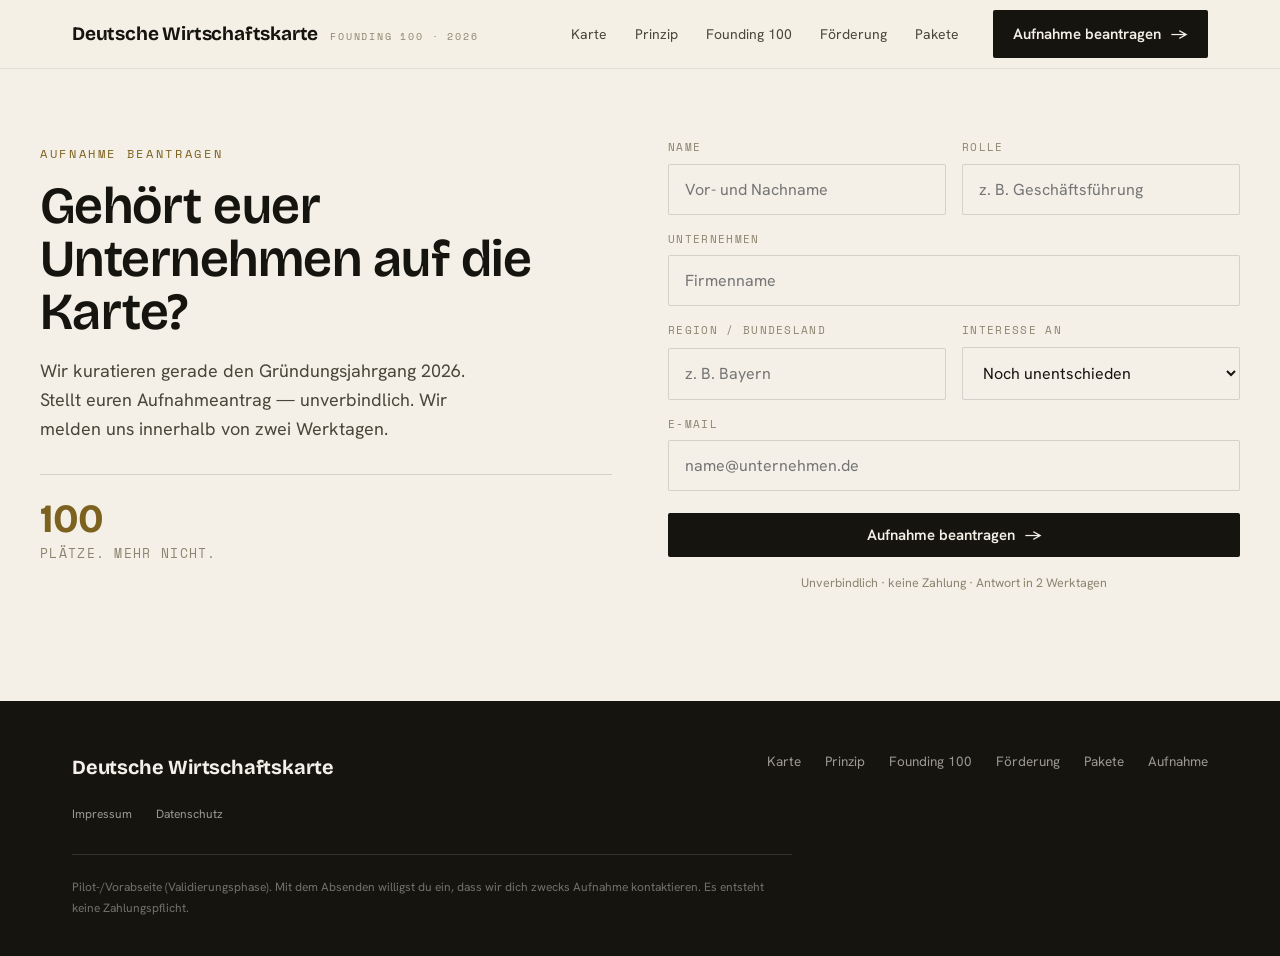
<file: aufnahme.html>
<!DOCTYPE html>
<html lang="de">
<head>
<meta charset="UTF-8">
<meta name="viewport" content="width=device-width, initial-scale=1.0">
<title>Aufnahme beantragen — Deutsche Wirtschaftskarte</title>
<link rel="preconnect" href="https://fonts.googleapis.com">
<link rel="preconnect" href="https://fonts.gstatic.com" crossorigin>
<link rel="stylesheet" href="https://fonts.googleapis.com/css2?family=Bricolage+Grotesque:opsz,wght@12..96,500;12..96,600;12..96,700&family=Hanken+Grotesk:wght@400;500;600;700&family=Space+Mono:wght@400;700&display=swap" media="print" onload="this.media='all'">
<noscript><link rel="stylesheet" href="https://fonts.googleapis.com/css2?family=Bricolage+Grotesque:opsz,wght@12..96,500;12..96,600;12..96,700&family=Hanken+Grotesk:wght@400;500;600;700&family=Space+Mono:wght@400;700&display=swap"></noscript>
<link rel="stylesheet" href="styles.css">
</head>
<body>
<header>
  <div class="wrap nav">
    <a class="brand" href="index.html">Deutsche&nbsp;Wirtschaftskarte <span class="tag">Founding&nbsp;100 · 2026</span></a>
    <nav class="nav-cta">
      <div class="tabs">
        <a href="index.html">Karte</a>
        <a href="prinzip.html">Prinzip</a>
        <a href="founding.html">Founding 100</a>
        <a href="foerderung.html">Förderung</a>
        <a href="pakete.html">Pakete</a>
      </div>
      <a href="aufnahme.html" class="btn btn-primary active">Aufnahme beantragen <span class="arrow">→</span></a>
    </nav>
  </div>
</header>

<main>
  <div class="wrap page">
    <div class="apply-grid">
      <div>
        <span class="eyebrow">Aufnahme beantragen</span>
        <h1 style="font-size:clamp(32px,4.5vw,52px);line-height:1.02;margin:14px 0 18px">Gehört euer Unternehmen auf die Karte?</h1>
        <p style="color:var(--ink-soft);font-size:18px;max-width:26em">Wir kuratieren gerade den Gründungsjahrgang 2026. Stellt euren Aufnahmeantrag — unverbindlich. Wir melden uns innerhalb von zwei Werktagen.</p>
        <div style="margin-top:30px;border-top:1px solid var(--line);padding-top:24px">
          <div class="serif" style="font-size:40px;font-weight:700;color:var(--gold-deep);line-height:1">100</div>
          <div class="mono" style="font-size:13px;color:var(--ink-faint);margin-top:4px;text-transform:uppercase;letter-spacing:.1em">Plätze. Mehr nicht.</div>
        </div>
      </div>

      <div>
        <form id="applyForm" novalidate>
          <div class="row2">
            <div class="field"><label for="f-name">Name</label><input id="f-name" name="name" type="text" required placeholder="Vor- und Nachname"></div>
            <div class="field"><label for="f-role">Rolle</label><input id="f-role" name="role" type="text" placeholder="z. B. Geschäftsführung"></div>
          </div>
          <div class="field"><label for="f-company">Unternehmen</label><input id="f-company" name="company" type="text" required placeholder="Firmenname"></div>
          <div class="row2">
            <div class="field"><label for="f-region">Region / Bundesland</label><input id="f-region" name="region" type="text" placeholder="z. B. Bayern"></div>
            <div class="field"><label for="f-pkg">Interesse an</label>
              <select id="f-pkg" name="package"><option>Noch unentschieden</option><option>Starter</option><option>Business</option><option>Premium</option><option>Partner / Regionaledition</option></select>
            </div>
          </div>
          <div class="field"><label for="f-email">E-Mail</label><input id="f-email" name="email" type="email" required placeholder="name@unternehmen.de"></div>
          <button type="submit" class="btn btn-primary">Aufnahme beantragen <span class="arrow">→</span></button>
          <p class="form-note">Unverbindlich · keine Zahlung · Antwort in 2 Werktagen</p>
        </form>
        <div class="success" id="success">
          <h3>Antrag eingegangen.</h3>
          <p>Danke — wir prüfen die Passung und melden uns innerhalb von zwei Werktagen bei euch.</p>
        </div>
      </div>
    </div>
  </div>
</main>

<footer>
  <div class="wrap">
    <div class="ft">
      <div class="brand serif" style="font-size:20px;font-weight:700">Deutsche Wirtschaftskarte</div>
      <div class="links">
        <a href="index.html">Karte</a><a href="prinzip.html">Prinzip</a><a href="founding.html">Founding 100</a><a href="foerderung.html">Förderung</a><a href="pakete.html">Pakete</a><a href="aufnahme.html">Aufnahme</a>
      </div>
    </div>
    <div class="links" style="margin-top:22px;font-size:12px"><a href="impressum.html">Impressum</a><a href="datenschutz.html">Datenschutz</a></div>
    <p class="disclaimer">Pilot-/Vorabseite (Validierungsphase). Mit dem Absenden willigst du ein, dass wir dich zwecks Aufnahme kontaktieren. Es entsteht keine Zahlungspflicht.</p>
  </div>
</footer>

<script>
/* Formspree-Anbindung: formspree.io → kostenloses Konto → New Form → ID hier eintragen.
   Solange "DEINE_FORM_ID" steht, läuft nur die Demo-Erfolgsmeldung. */
const FORM_ID = "DEINE_FORM_ID";
const FORM_ENDPOINT = "https://formspree.io/f/" + FORM_ID;
const form = document.getElementById('applyForm');
const submitBtn = form.querySelector('button[type="submit"]');
form.addEventListener('submit', async (e)=>{
  e.preventDefault();
  const name=form.name.value.trim(), company=form.company.value.trim(), email=form.email.value.trim();
  if(!name||!company||!/.+@.+\..+/.test(email)){ alert('Bitte Name, Unternehmen und eine gültige E-Mail angeben.'); return; }
  const data=Object.fromEntries(new FormData(form)); data._subject="Aufnahme-Antrag: "+company;
  const ok=()=>{ form.style.display='none'; document.getElementById('success').classList.add('show'); };
  if(FORM_ID==="DEINE_FORM_ID"){ console.log('LEAD (Demo):',data); ok(); return; }
  submitBtn.disabled=true; const orig=submitBtn.innerHTML; submitBtn.innerHTML='Wird gesendet …';
  try{
    const res=await fetch(FORM_ENDPOINT,{method:'POST',headers:{'Accept':'application/json','Content-Type':'application/json'},body:JSON.stringify(data)});
    if(res.ok) ok(); else throw new Error('HTTP '+res.status);
  }catch(err){ console.error(err); submitBtn.disabled=false; submitBtn.innerHTML=orig; alert('Senden hat nicht geklappt. Bitte später erneut versuchen oder direkt per E-Mail melden.'); }
});
</script>
</body>
</html>
</file>
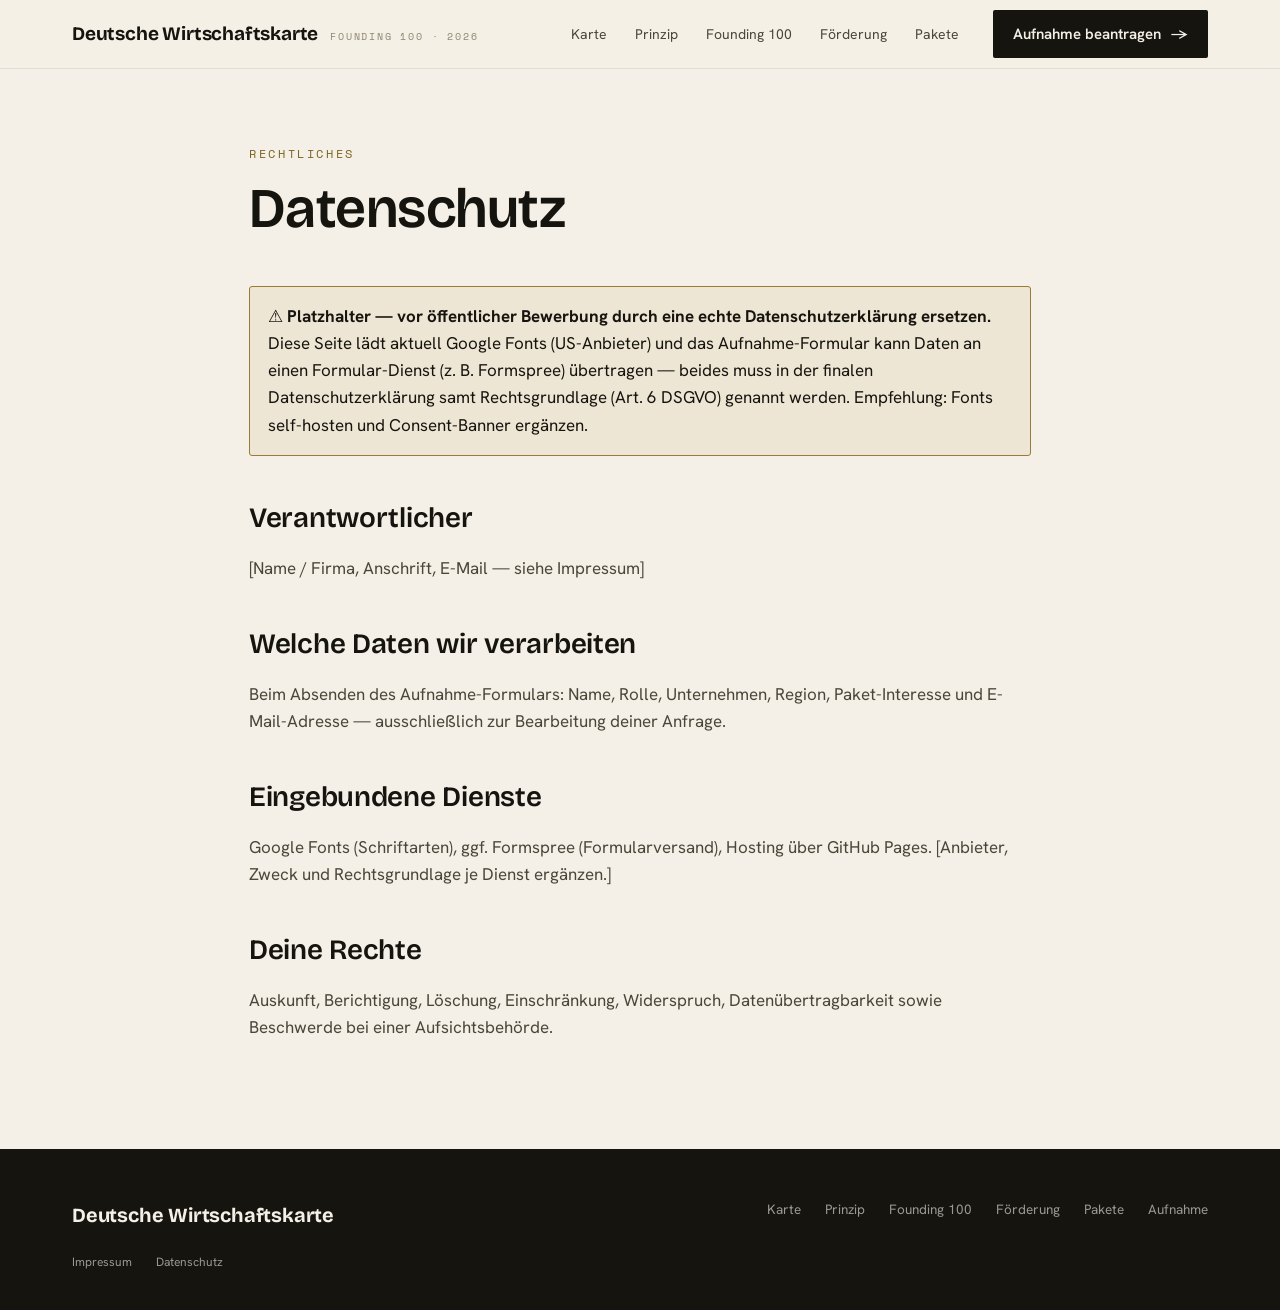
<file: datenschutz.html>
<!DOCTYPE html>
<html lang="de">
<head>
<meta charset="UTF-8">
<meta name="viewport" content="width=device-width, initial-scale=1.0">
<title>Datenschutz — Deutsche Wirtschaftskarte</title>
<link rel="stylesheet" href="https://fonts.googleapis.com/css2?family=Bricolage+Grotesque:opsz,wght@12..96,400;12..96,600;12..96,700&family=Hanken+Grotesk:wght@400;500;600&family=Space+Mono:wght@400;700&display=swap" media="print" onload="this.media='all'">
<noscript><link rel="stylesheet" href="https://fonts.googleapis.com/css2?family=Bricolage+Grotesque:opsz,wght@12..96,400;12..96,600;12..96,700&family=Hanken+Grotesk:wght@400;500;600&family=Space+Mono:wght@400;700&display=swap"></noscript>
<link rel="stylesheet" href="styles.css">
</head>
<body>
<header>
  <div class="wrap nav">
    <a class="brand" href="index.html">Deutsche&nbsp;Wirtschaftskarte <span class="tag">Founding&nbsp;100 · 2026</span></a>
    <nav class="nav-cta"><div class="tabs"><a href="index.html">Karte</a><a href="prinzip.html">Prinzip</a><a href="founding.html">Founding 100</a><a href="foerderung.html">Förderung</a><a href="pakete.html">Pakete</a></div><a href="aufnahme.html" class="btn btn-primary">Aufnahme beantragen <span class="arrow">→</span></a></nav>
  </div>
</header>
<main>
  <div class="wrap page prose">
    <div class="page-head"><span class="eyebrow">Rechtliches</span><h1>Datenschutz</h1></div>
    <p style="background:rgba(199,168,91,0.14);border:1px solid var(--gold);padding:16px 18px;border-radius:3px;color:var(--ink)"><b>⚠ Platzhalter — vor öffentlicher Bewerbung durch eine echte Datenschutzerklärung ersetzen.</b> Diese Seite lädt aktuell Google Fonts (US-Anbieter) und das Aufnahme-Formular kann Daten an einen Formular-Dienst (z. B. Formspree) übertragen — beides muss in der finalen Datenschutzerklärung samt Rechtsgrundlage (Art. 6 DSGVO) genannt werden. Empfehlung: Fonts self-hosten und Consent-Banner ergänzen.</p>
    <h2>Verantwortlicher</h2>
    <p>[Name / Firma, Anschrift, E-Mail — siehe Impressum]</p>
    <h2>Welche Daten wir verarbeiten</h2>
    <p>Beim Absenden des Aufnahme-Formulars: Name, Rolle, Unternehmen, Region, Paket-Interesse und E-Mail-Adresse — ausschließlich zur Bearbeitung deiner Anfrage.</p>
    <h2>Eingebundene Dienste</h2>
    <p>Google Fonts (Schriftarten), ggf. Formspree (Formularversand), Hosting über GitHub Pages. [Anbieter, Zweck und Rechtsgrundlage je Dienst ergänzen.]</p>
    <h2>Deine Rechte</h2>
    <p>Auskunft, Berichtigung, Löschung, Einschränkung, Widerspruch, Datenübertragbarkeit sowie Beschwerde bei einer Aufsichtsbehörde.</p>
  </div>
</main>
<footer><div class="wrap">
  <div class="ft"><div class="brand serif" style="font-size:20px;font-weight:700">Deutsche Wirtschaftskarte</div>
  <div class="links"><a href="index.html">Karte</a><a href="prinzip.html">Prinzip</a><a href="founding.html">Founding 100</a><a href="foerderung.html">Förderung</a><a href="pakete.html">Pakete</a><a href="aufnahme.html">Aufnahme</a></div></div>
  <div class="links" style="margin-top:22px;font-size:12px"><a href="impressum.html">Impressum</a><a href="datenschutz.html">Datenschutz</a></div>
</div></footer>
</body>
</html>
</file>
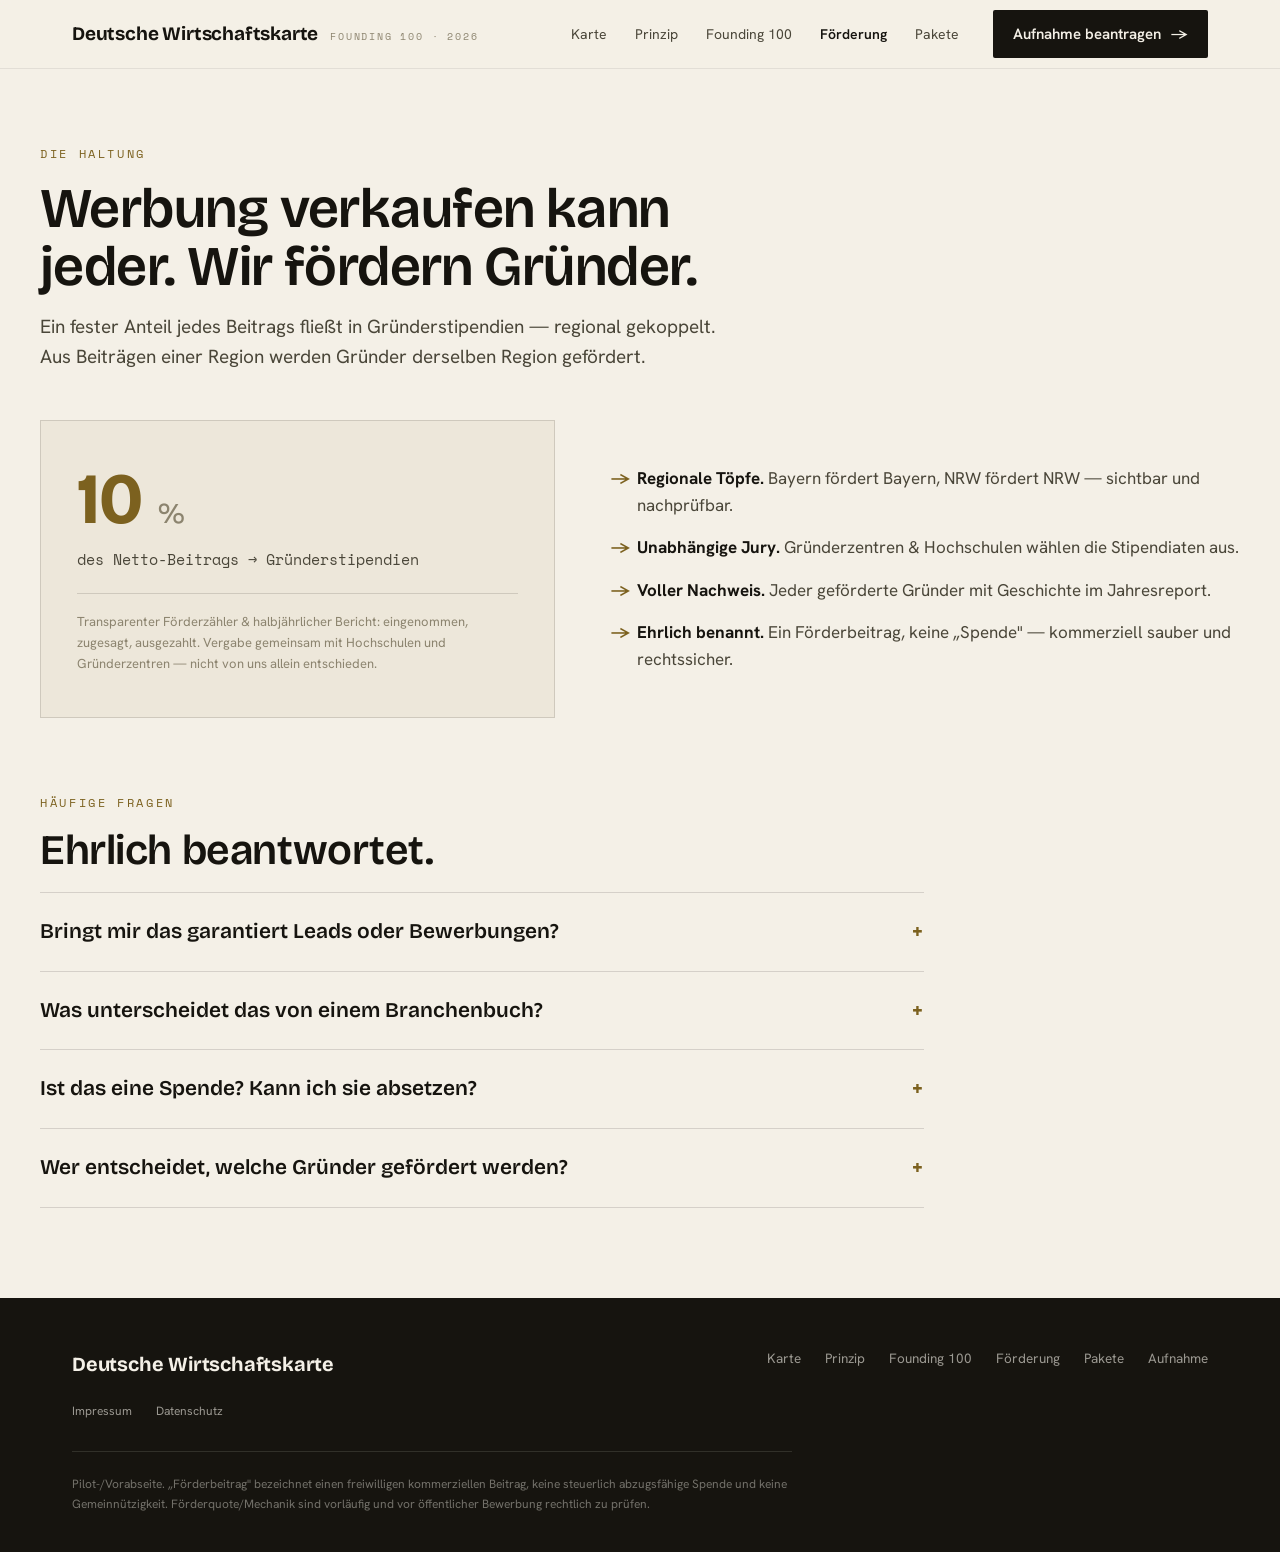
<file: foerderung.html>
<!DOCTYPE html>
<html lang="de">
<head>
<meta charset="UTF-8">
<meta name="viewport" content="width=device-width, initial-scale=1.0">
<title>Förderung — Deutsche Wirtschaftskarte</title>
<link rel="preconnect" href="https://fonts.googleapis.com">
<link rel="preconnect" href="https://fonts.gstatic.com" crossorigin>
<link rel="stylesheet" href="https://fonts.googleapis.com/css2?family=Bricolage+Grotesque:opsz,wght@12..96,500;12..96,600;12..96,700&family=Hanken+Grotesk:wght@400;500;600;700&family=Space+Mono:wght@400;700&display=swap" media="print" onload="this.media='all'">
<noscript><link rel="stylesheet" href="https://fonts.googleapis.com/css2?family=Bricolage+Grotesque:opsz,wght@12..96,500;12..96,600;12..96,700&family=Hanken+Grotesk:wght@400;500;600;700&family=Space+Mono:wght@400;700&display=swap"></noscript>
<link rel="stylesheet" href="styles.css">
</head>
<body>
<header>
  <div class="wrap nav">
    <a class="brand" href="index.html">Deutsche&nbsp;Wirtschaftskarte <span class="tag">Founding&nbsp;100 · 2026</span></a>
    <nav class="nav-cta">
      <div class="tabs">
        <a href="index.html">Karte</a>
        <a href="prinzip.html">Prinzip</a>
        <a href="founding.html">Founding 100</a>
        <a href="foerderung.html" class="active">Förderung</a>
        <a href="pakete.html">Pakete</a>
      </div>
      <a href="aufnahme.html" class="btn btn-primary">Aufnahme beantragen <span class="arrow">→</span></a>
    </nav>
  </div>
</header>

<main>
  <div class="wrap page">
    <div class="page-head">
      <span class="eyebrow">Die Haltung</span>
      <h1>Werbung verkaufen kann jeder. Wir fördern Gründer.</h1>
      <p>Ein fester Anteil jedes Beitrags fließt in Gründerstipendien — regional gekoppelt. Aus Beiträgen einer Region werden Gründer derselben Region gefördert.</p>
    </div>

    <div class="stipend-grid stipend">
      <div class="counter-box">
        <div class="amt">10&nbsp;<small>%</small></div>
        <div class="sub">des Netto-Beitrags → Gründerstipendien</div>
        <div class="note">Transparenter Förderzähler &amp; halbjährlicher Bericht: eingenommen, zugesagt, ausgezahlt. Vergabe gemeinsam mit Hochschulen und Gründerzentren — nicht von uns allein entschieden.</div>
      </div>
      <div>
        <ul>
          <li><b>Regionale Töpfe.</b> Bayern fördert Bayern, NRW fördert NRW — sichtbar und nachprüfbar.</li>
          <li><b>Unabhängige Jury.</b> Gründerzentren &amp; Hochschulen wählen die Stipendiaten aus.</li>
          <li><b>Voller Nachweis.</b> Jeder geförderte Gründer mit Geschichte im Jahresreport.</li>
          <li><b>Ehrlich benannt.</b> Ein Förderbeitrag, keine „Spende" — kommerziell sauber und rechtssicher.</li>
        </ul>
      </div>
    </div>

    <div style="margin-top:70px">
      <div class="page-head" style="margin-bottom:20px">
        <span class="eyebrow">Häufige Fragen</span>
        <h1 style="font-size:clamp(28px,4vw,42px)">Ehrlich beantwortet.</h1>
      </div>
      <div class="faq">
        <details><summary>Bringt mir das garantiert Leads oder Bewerbungen?<span class="pm">+</span></summary><div class="ans">Nein — und das versprechen wir bewusst nicht. Die Karte ist Sichtbarkeit, Image und Zugehörigkeit als Arbeitgeber, plus ein Recruiting-Kanal in der Region und ein greifbares Siegel. Wer eine reine Lead-Maschine sucht, ist hier falsch.</div></details>
        <details><summary>Was unterscheidet das von einem Branchenbuch?<span class="pm">+</span></summary><div class="ans">Kuratierung und Knappheit. In ein Branchenbuch kommt jeder, der zahlt. Hier bewirbt man sich, wird geprüft, und die Klasse ist auf 100 Gründungsmitglieder limitiert. Genau das schützt den Wert.</div></details>
        <details><summary>Ist das eine Spende? Kann ich sie absetzen?<span class="pm">+</span></summary><div class="ans">Nein. Es ist ein Förderbeitrag eines kommerziellen Unternehmens, kein gemeinnütziger Spendenabzug. Wir kommunizieren das bewusst sauber — der Beitrag ist eine Betriebsausgabe wie jede andere Marketingleistung.</div></details>
        <details><summary>Wer entscheidet, welche Gründer gefördert werden?<span class="pm">+</span></summary><div class="ans">Nicht wir allein. Die Auswahl läuft über eine Jury aus Partnern wie Hochschulen und Gründerzentren. Das macht die Vergabe glaubwürdig und unabhängig.</div></details>
      </div>
    </div>
  </div>
</main>

<footer>
  <div class="wrap">
    <div class="ft">
      <div class="brand serif" style="font-size:20px;font-weight:700">Deutsche Wirtschaftskarte</div>
      <div class="links">
        <a href="index.html">Karte</a><a href="prinzip.html">Prinzip</a><a href="founding.html">Founding 100</a><a href="foerderung.html">Förderung</a><a href="pakete.html">Pakete</a><a href="aufnahme.html">Aufnahme</a>
      </div>
    </div>
    <div class="links" style="margin-top:22px;font-size:12px"><a href="impressum.html">Impressum</a><a href="datenschutz.html">Datenschutz</a></div>
    <p class="disclaimer">Pilot-/Vorabseite. „Förderbeitrag" bezeichnet einen freiwilligen kommerziellen Beitrag, keine steuerlich abzugsfähige Spende und keine Gemeinnützigkeit. Förderquote/Mechanik sind vorläufig und vor öffentlicher Bewerbung rechtlich zu prüfen.</p>
  </div>
</footer>
</body>
</html>
</file>
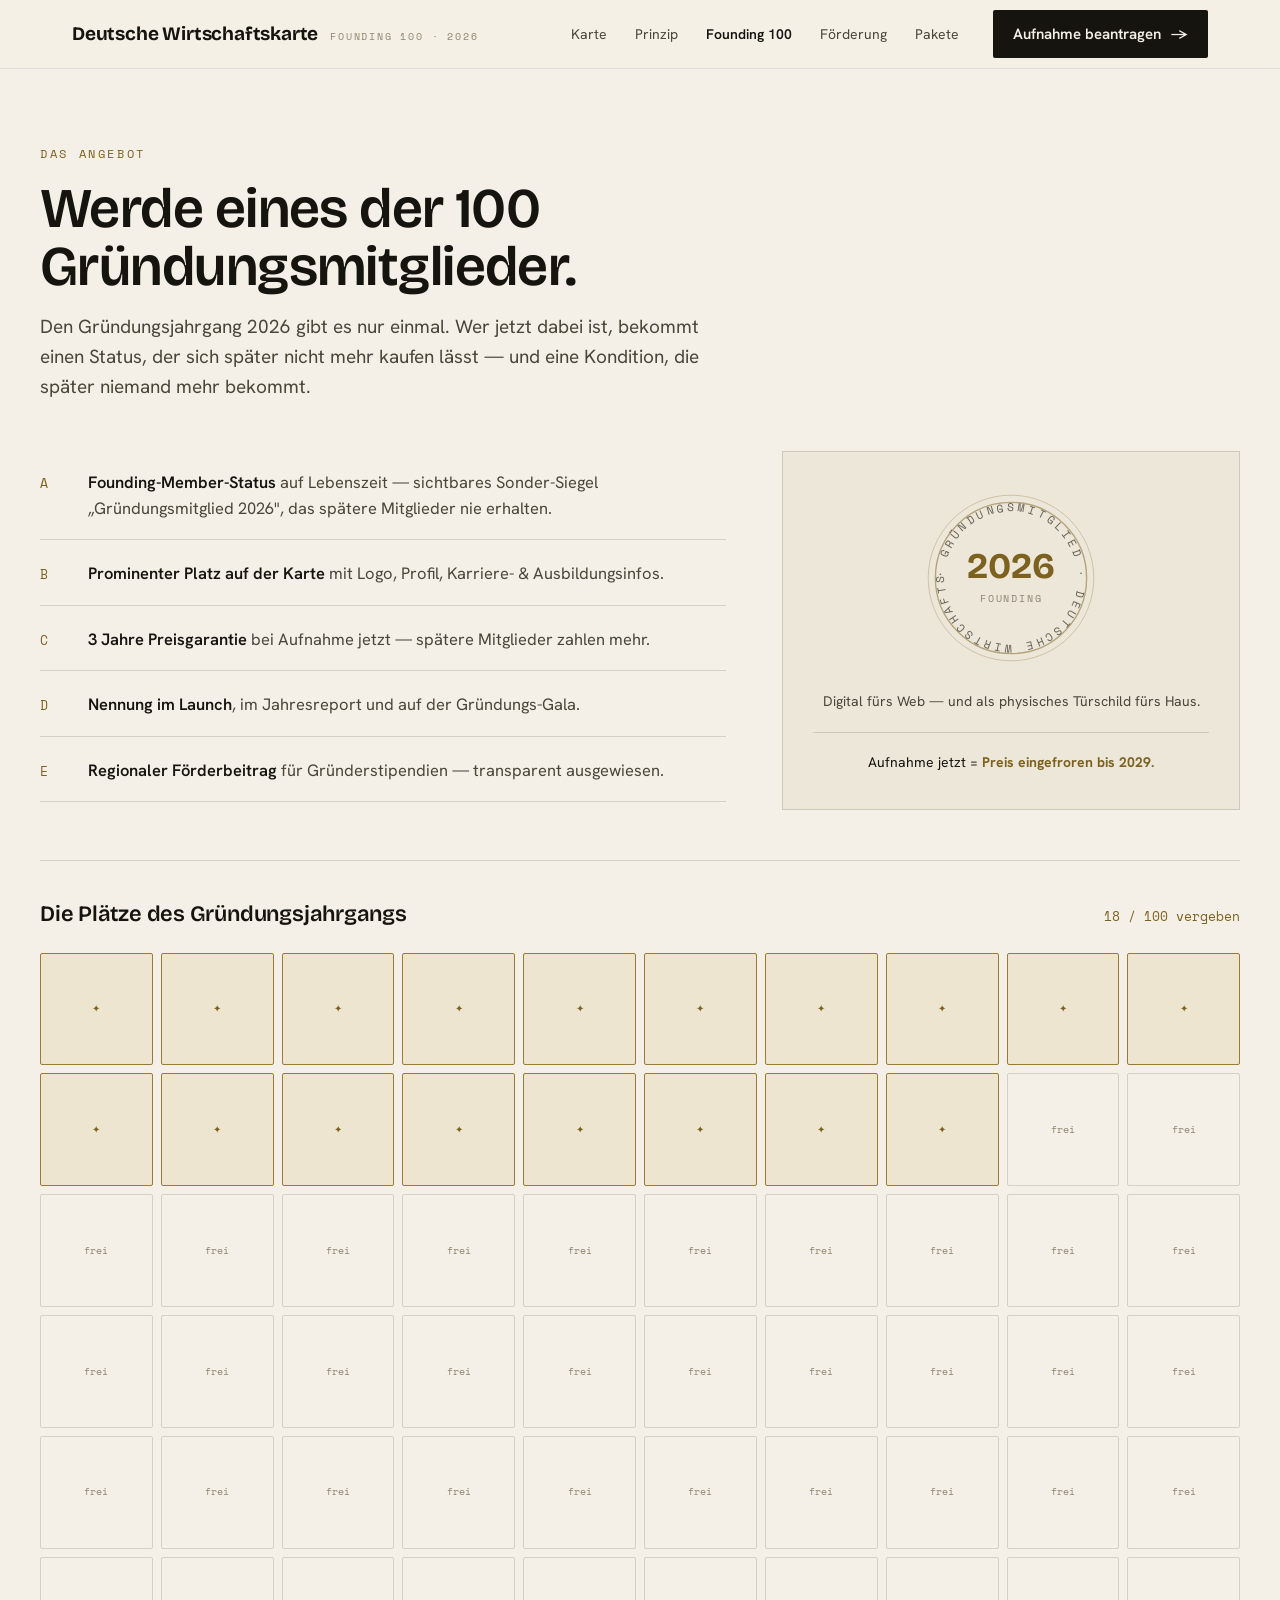
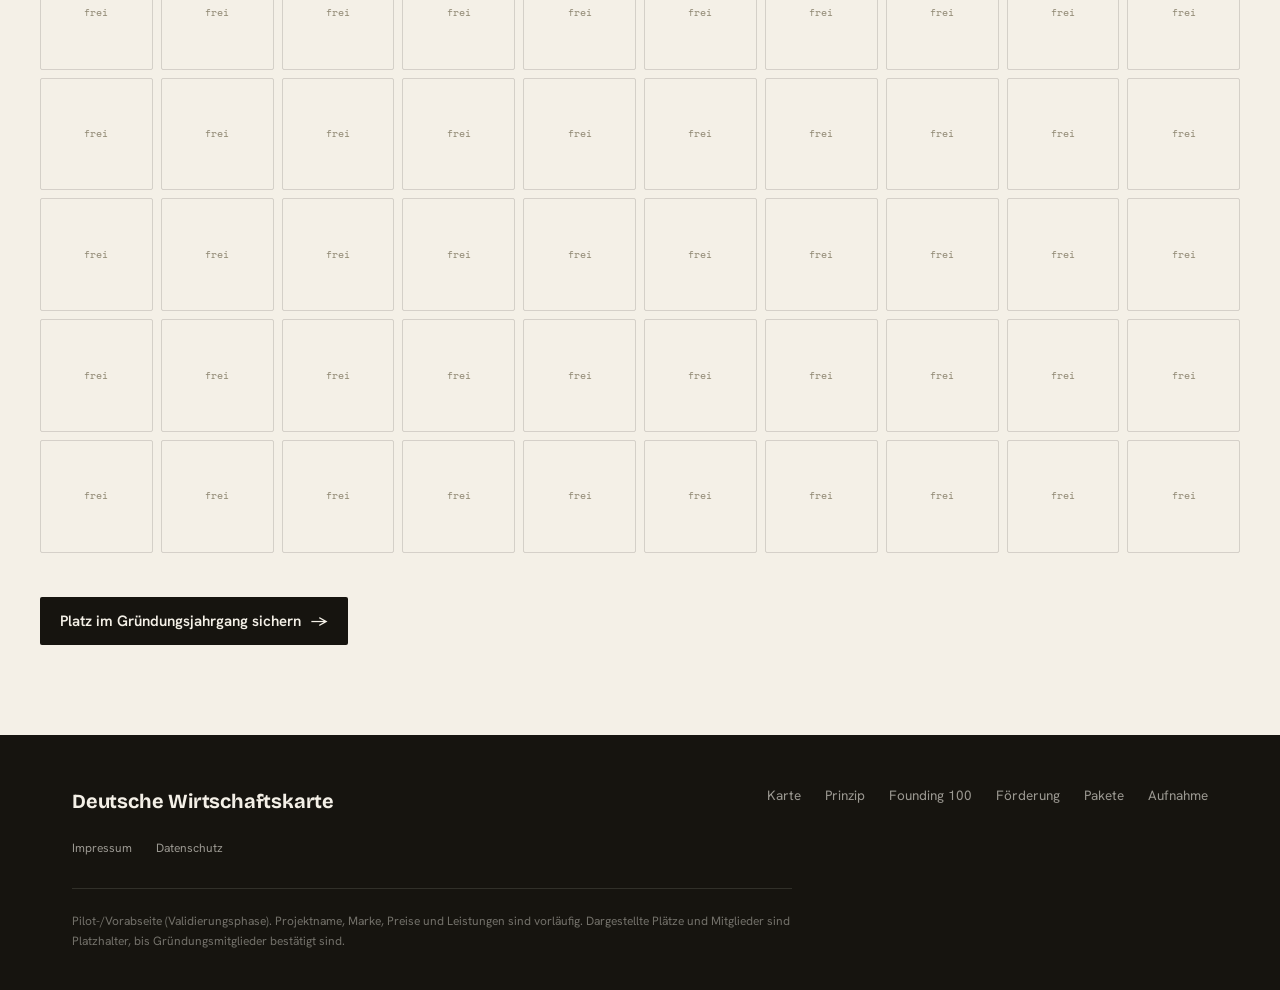
<file: founding.html>
<!DOCTYPE html>
<html lang="de">
<head>
<meta charset="UTF-8">
<meta name="viewport" content="width=device-width, initial-scale=1.0">
<title>Founding 100 — Deutsche Wirtschaftskarte</title>
<link rel="preconnect" href="https://fonts.googleapis.com">
<link rel="preconnect" href="https://fonts.gstatic.com" crossorigin>
<link rel="stylesheet" href="https://fonts.googleapis.com/css2?family=Bricolage+Grotesque:opsz,wght@12..96,500;12..96,600;12..96,700&family=Hanken+Grotesk:wght@400;500;600;700&family=Space+Mono:wght@400;700&display=swap" media="print" onload="this.media='all'">
<noscript><link rel="stylesheet" href="https://fonts.googleapis.com/css2?family=Bricolage+Grotesque:opsz,wght@12..96,500;12..96,600;12..96,700&family=Hanken+Grotesk:wght@400;500;600;700&family=Space+Mono:wght@400;700&display=swap"></noscript>
<link rel="stylesheet" href="styles.css">
</head>
<body>
<header>
  <div class="wrap nav">
    <a class="brand" href="index.html">Deutsche&nbsp;Wirtschaftskarte <span class="tag">Founding&nbsp;100 · 2026</span></a>
    <nav class="nav-cta">
      <div class="tabs">
        <a href="index.html">Karte</a>
        <a href="prinzip.html">Prinzip</a>
        <a href="founding.html" class="active">Founding 100</a>
        <a href="foerderung.html">Förderung</a>
        <a href="pakete.html">Pakete</a>
      </div>
      <a href="aufnahme.html" class="btn btn-primary">Aufnahme beantragen <span class="arrow">→</span></a>
    </nav>
  </div>
</header>

<main>
  <div class="wrap page">
    <div class="page-head">
      <span class="eyebrow">Das Angebot</span>
      <h1>Werde eines der 100 Gründungsmitglieder.</h1>
      <p>Den Gründungsjahrgang 2026 gibt es nur einmal. Wer jetzt dabei ist, bekommt einen Status, der sich später nicht mehr kaufen lässt — und eine Kondition, die später niemand mehr bekommt.</p>
    </div>

    <div class="founding-grid">
      <ul class="benefits">
        <li><span class="k">A</span><span class="v"><b>Founding-Member-Status</b> auf Lebenszeit — sichtbares Sonder-Siegel „Gründungsmitglied 2026", das spätere Mitglieder nie erhalten.</span></li>
        <li><span class="k">B</span><span class="v"><b>Prominenter Platz auf der Karte</b> mit Logo, Profil, Karriere- & Ausbildungsinfos.</span></li>
        <li><span class="k">C</span><span class="v"><b>3 Jahre Preisgarantie</b> bei Aufnahme jetzt — spätere Mitglieder zahlen mehr.</span></li>
        <li><span class="k">D</span><span class="v"><b>Nennung im Launch</b>, im Jahresreport und auf der Gründungs-Gala.</span></li>
        <li><span class="k">E</span><span class="v"><b>Regionaler Förderbeitrag</b> für Gründerstipendien — transparent ausgewiesen.</span></li>
      </ul>

      <div class="seal-card">
        <div class="seal">
          <svg viewBox="0 0 200 200">
            <defs><path id="cp" d="M100,100 m-74,0 a74,74 0 1,1 148,0 a74,74 0 1,1 -148,0"/></defs>
            <circle cx="100" cy="100" r="92" fill="none" stroke="rgba(124,97,31,0.3)" stroke-width="1"/>
            <circle cx="100" cy="100" r="84" fill="none" stroke="rgba(124,97,31,0.5)" stroke-width="1.5"/>
            <text fill="rgba(74,70,57,0.85)" font-family="Space Mono, monospace" font-size="12.5" letter-spacing="3.4">
              <textPath href="#cp" startOffset="0%">· GRÜNDUNGSMITGLIED · DEUTSCHE WIRTSCHAFTSKARTE </textPath>
            </text>
          </svg>
          <div class="core"><div class="yr">2026</div><div class="t">Founding</div></div>
        </div>
        <div class="pl">Digital fürs Web — und als physisches Türschild fürs Haus.</div>
        <div class="lock">Aufnahme jetzt = <b>Preis eingefroren bis 2029.</b></div>
      </div>
    </div>

    <div class="wall">
      <div class="top">
        <span class="serif" style="font-size:22px">Die Plätze des Gründungsjahrgangs</span>
        <span class="mono" id="wallCount">— / 100 vergeben</span>
      </div>
      <div class="slots" id="slots"></div>
    </div>

    <div style="margin-top:44px"><a href="aufnahme.html" class="btn btn-primary">Platz im Gründungsjahrgang sichern <span class="arrow">→</span></a></div>
  </div>
</main>

<footer>
  <div class="wrap">
    <div class="ft">
      <div class="brand serif" style="font-size:20px;font-weight:700">Deutsche Wirtschaftskarte</div>
      <div class="links">
        <a href="index.html">Karte</a><a href="prinzip.html">Prinzip</a><a href="founding.html">Founding 100</a><a href="foerderung.html">Förderung</a><a href="pakete.html">Pakete</a><a href="aufnahme.html">Aufnahme</a>
      </div>
    </div>
    <div class="links" style="margin-top:22px;font-size:12px"><a href="impressum.html">Impressum</a><a href="datenschutz.html">Datenschutz</a></div>
    <p class="disclaimer">Pilot-/Vorabseite (Validierungsphase). Projektname, Marke, Preise und Leistungen sind vorläufig. Dargestellte Plätze und Mitglieder sind Platzhalter, bis Gründungsmitglieder bestätigt sind.</p>
  </div>
</footer>

<script>
// PLATZHALTER: an echte Zahl bestätigter Gründungsmitglieder koppeln.
const TAKEN = 18, TOTAL = 100;
const slots = document.getElementById('slots');
for(let i=0;i<TOTAL;i++){ const d=document.createElement('div'); d.className='slot '+(i<TAKEN?'taken':'free'); slots.appendChild(d); }
document.getElementById('wallCount').textContent = TAKEN+' / '+TOTAL+' vergeben';
</script>
</body>
</html>
</file>
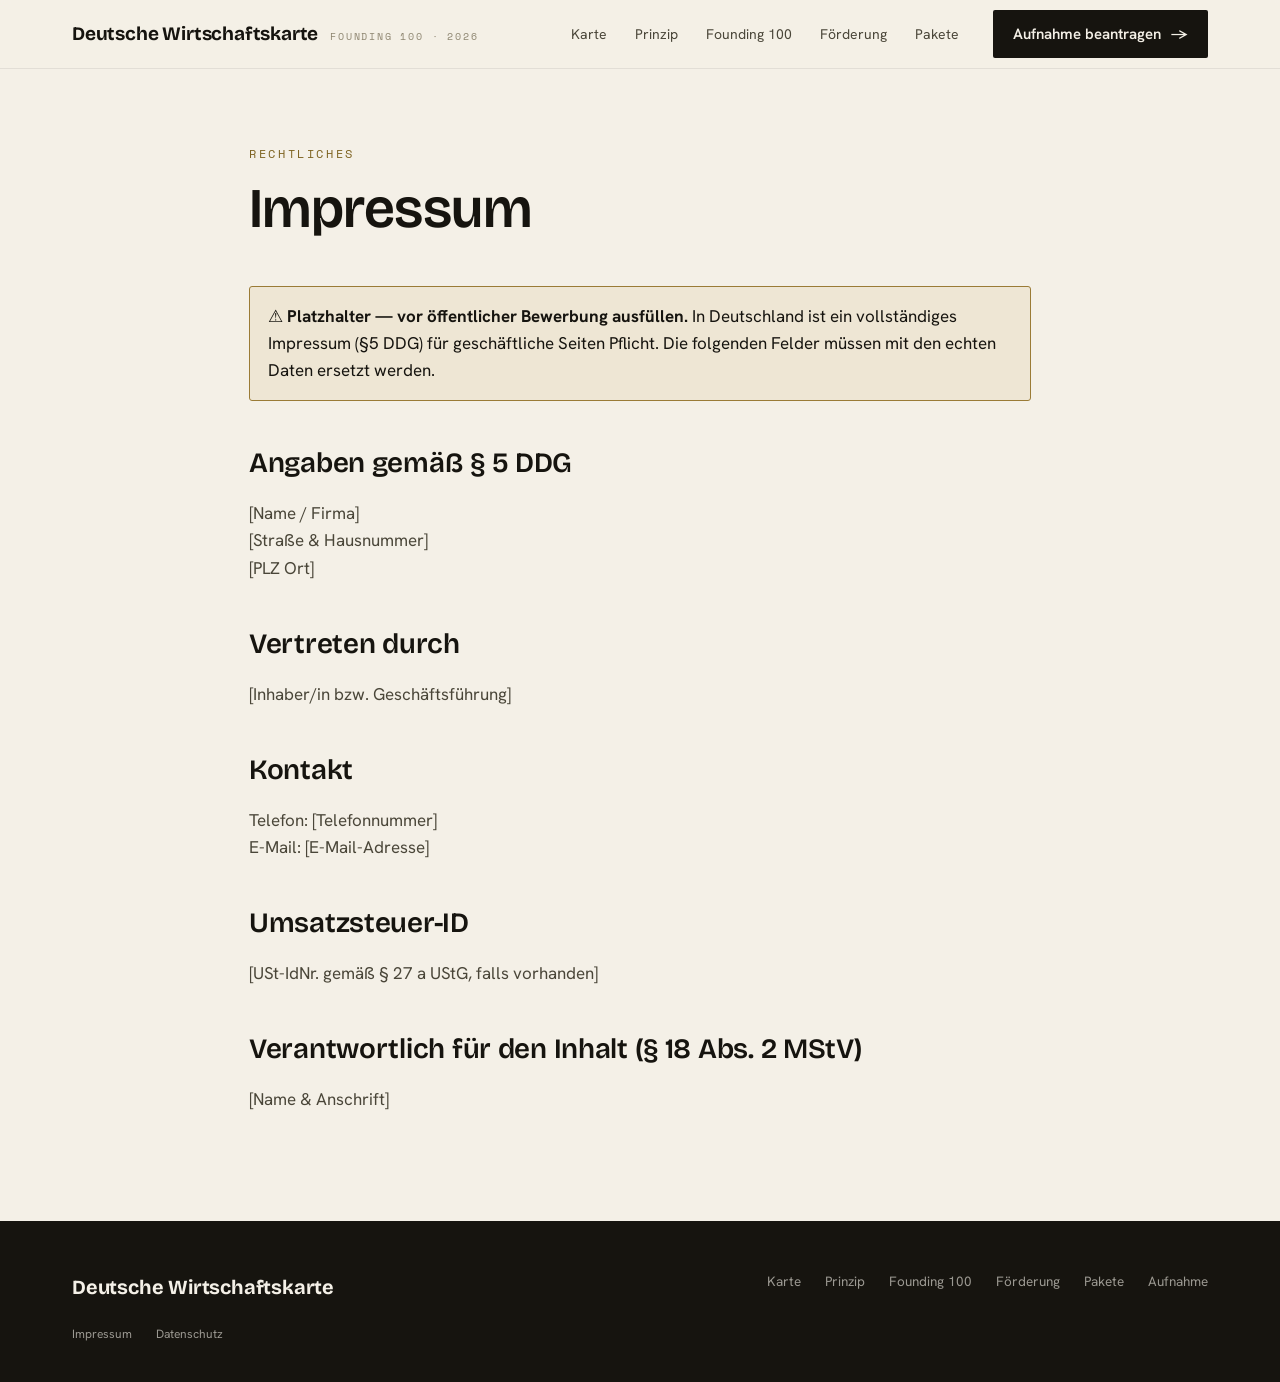
<file: impressum.html>
<!DOCTYPE html>
<html lang="de">
<head>
<meta charset="UTF-8">
<meta name="viewport" content="width=device-width, initial-scale=1.0">
<title>Impressum — Deutsche Wirtschaftskarte</title>
<link rel="stylesheet" href="https://fonts.googleapis.com/css2?family=Bricolage+Grotesque:opsz,wght@12..96,400;12..96,600;12..96,700&family=Hanken+Grotesk:wght@400;500;600&family=Space+Mono:wght@400;700&display=swap" media="print" onload="this.media='all'">
<noscript><link rel="stylesheet" href="https://fonts.googleapis.com/css2?family=Bricolage+Grotesque:opsz,wght@12..96,400;12..96,600;12..96,700&family=Hanken+Grotesk:wght@400;500;600&family=Space+Mono:wght@400;700&display=swap"></noscript>
<link rel="stylesheet" href="styles.css">
</head>
<body>
<header>
  <div class="wrap nav">
    <a class="brand" href="index.html">Deutsche&nbsp;Wirtschaftskarte <span class="tag">Founding&nbsp;100 · 2026</span></a>
    <nav class="nav-cta"><div class="tabs"><a href="index.html">Karte</a><a href="prinzip.html">Prinzip</a><a href="founding.html">Founding 100</a><a href="foerderung.html">Förderung</a><a href="pakete.html">Pakete</a></div><a href="aufnahme.html" class="btn btn-primary">Aufnahme beantragen <span class="arrow">→</span></a></nav>
  </div>
</header>
<main>
  <div class="wrap page prose">
    <div class="page-head"><span class="eyebrow">Rechtliches</span><h1>Impressum</h1></div>
    <p style="background:rgba(199,168,91,0.14);border:1px solid var(--gold);padding:16px 18px;border-radius:3px;color:var(--ink)"><b>⚠ Platzhalter — vor öffentlicher Bewerbung ausfüllen.</b> In Deutschland ist ein vollständiges Impressum (§5 DDG) für geschäftliche Seiten Pflicht. Die folgenden Felder müssen mit den echten Daten ersetzt werden.</p>
    <h2>Angaben gemäß § 5 DDG</h2>
    <p>[Name / Firma]<br>[Straße &amp; Hausnummer]<br>[PLZ Ort]</p>
    <h2>Vertreten durch</h2>
    <p>[Inhaber/in bzw. Geschäftsführung]</p>
    <h2>Kontakt</h2>
    <p>Telefon: [Telefonnummer]<br>E-Mail: [E-Mail-Adresse]</p>
    <h2>Umsatzsteuer-ID</h2>
    <p>[USt-IdNr. gemäß § 27 a UStG, falls vorhanden]</p>
    <h2>Verantwortlich für den Inhalt (§ 18 Abs. 2 MStV)</h2>
    <p>[Name &amp; Anschrift]</p>
  </div>
</main>
<footer><div class="wrap">
  <div class="ft"><div class="brand serif" style="font-size:20px;font-weight:700">Deutsche Wirtschaftskarte</div>
  <div class="links"><a href="index.html">Karte</a><a href="prinzip.html">Prinzip</a><a href="founding.html">Founding 100</a><a href="foerderung.html">Förderung</a><a href="pakete.html">Pakete</a><a href="aufnahme.html">Aufnahme</a></div></div>
  <div class="links" style="margin-top:22px;font-size:12px"><a href="impressum.html">Impressum</a><a href="datenschutz.html">Datenschutz</a></div>
</div></footer>
</body>
</html>
</file>
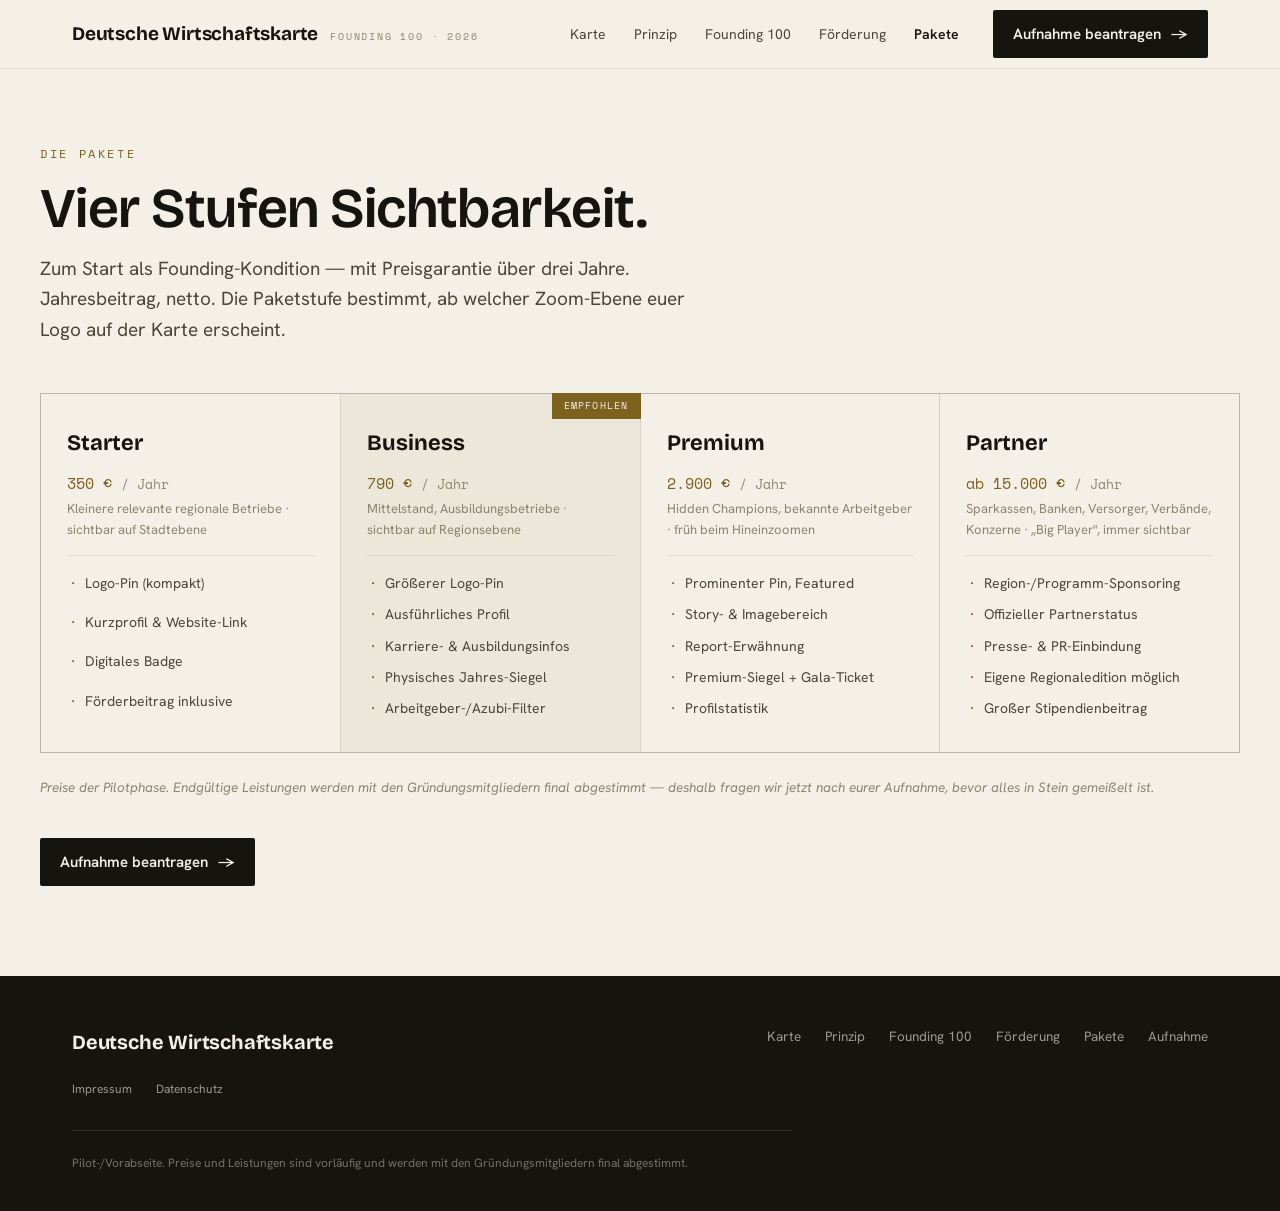
<file: pakete.html>
<!DOCTYPE html>
<html lang="de">
<head>
<meta charset="UTF-8">
<meta name="viewport" content="width=device-width, initial-scale=1.0">
<title>Pakete — Deutsche Wirtschaftskarte</title>
<link rel="preconnect" href="https://fonts.googleapis.com">
<link rel="preconnect" href="https://fonts.gstatic.com" crossorigin>
<link rel="stylesheet" href="https://fonts.googleapis.com/css2?family=Bricolage+Grotesque:opsz,wght@12..96,500;12..96,600;12..96,700&family=Hanken+Grotesk:wght@400;500;600;700&family=Space+Mono:wght@400;700&display=swap" media="print" onload="this.media='all'">
<noscript><link rel="stylesheet" href="https://fonts.googleapis.com/css2?family=Bricolage+Grotesque:opsz,wght@12..96,500;12..96,600;12..96,700&family=Hanken+Grotesk:wght@400;500;600;700&family=Space+Mono:wght@400;700&display=swap"></noscript>
<link rel="stylesheet" href="styles.css">
</head>
<body>
<header>
  <div class="wrap nav">
    <a class="brand" href="index.html">Deutsche&nbsp;Wirtschaftskarte <span class="tag">Founding&nbsp;100 · 2026</span></a>
    <nav class="nav-cta">
      <div class="tabs">
        <a href="index.html">Karte</a>
        <a href="prinzip.html">Prinzip</a>
        <a href="founding.html">Founding 100</a>
        <a href="foerderung.html">Förderung</a>
        <a href="pakete.html" class="active">Pakete</a>
      </div>
      <a href="aufnahme.html" class="btn btn-primary">Aufnahme beantragen <span class="arrow">→</span></a>
    </nav>
  </div>
</header>

<main>
  <div class="wrap page">
    <div class="page-head">
      <span class="eyebrow">Die Pakete</span>
      <h1>Vier Stufen Sichtbarkeit.</h1>
      <p>Zum Start als Founding-Kondition — mit Preisgarantie über drei Jahre. Jahresbeitrag, netto. Die Paketstufe bestimmt, ab welcher Zoom-Ebene euer Logo auf der Karte erscheint.</p>
    </div>

    <div class="pkgs">
      <div class="pkg">
        <div class="nm">Starter</div>
        <div class="pr">350&nbsp;€ <small>/ Jahr</small></div>
        <div class="who">Kleinere relevante regionale Betriebe · sichtbar auf Stadtebene</div>
        <ul><li>Logo-Pin (kompakt)</li><li>Kurzprofil &amp; Website-Link</li><li>Digitales Badge</li><li>Förderbeitrag inklusive</li></ul>
      </div>
      <div class="pkg feat">
        <div class="nm">Business</div>
        <div class="pr">790&nbsp;€ <small>/ Jahr</small></div>
        <div class="who">Mittelstand, Ausbildungsbetriebe · sichtbar auf Regionsebene</div>
        <ul><li>Größerer Logo-Pin</li><li>Ausführliches Profil</li><li>Karriere- &amp; Ausbildungsinfos</li><li>Physisches Jahres-Siegel</li><li>Arbeitgeber-/Azubi-Filter</li></ul>
      </div>
      <div class="pkg">
        <div class="nm">Premium</div>
        <div class="pr">2.900&nbsp;€ <small>/ Jahr</small></div>
        <div class="who">Hidden Champions, bekannte Arbeitgeber · früh beim Hineinzoomen</div>
        <ul><li>Prominenter Pin, Featured</li><li>Story- &amp; Imagebereich</li><li>Report-Erwähnung</li><li>Premium-Siegel + Gala-Ticket</li><li>Profilstatistik</li></ul>
      </div>
      <div class="pkg">
        <div class="nm">Partner</div>
        <div class="pr">ab 15.000&nbsp;€ <small>/ Jahr</small></div>
        <div class="who">Sparkassen, Banken, Versorger, Verbände, Konzerne · „Big Player", immer sichtbar</div>
        <ul><li>Region-/Programm-Sponsoring</li><li>Offizieller Partnerstatus</li><li>Presse- &amp; PR-Einbindung</li><li>Eigene Regionaledition möglich</li><li>Großer Stipendienbeitrag</li></ul>
      </div>
    </div>
    <p style="margin-top:24px;font-size:13.5px;color:var(--ink-faint);font-style:italic">Preise der Pilotphase. Endgültige Leistungen werden mit den Gründungsmitgliedern final abgestimmt — deshalb fragen wir jetzt nach eurer Aufnahme, bevor alles in Stein gemeißelt ist.</p>

    <div style="margin-top:40px"><a href="aufnahme.html" class="btn btn-primary">Aufnahme beantragen <span class="arrow">→</span></a></div>
  </div>
</main>

<footer>
  <div class="wrap">
    <div class="ft">
      <div class="brand serif" style="font-size:20px;font-weight:700">Deutsche Wirtschaftskarte</div>
      <div class="links">
        <a href="index.html">Karte</a><a href="prinzip.html">Prinzip</a><a href="founding.html">Founding 100</a><a href="foerderung.html">Förderung</a><a href="pakete.html">Pakete</a><a href="aufnahme.html">Aufnahme</a>
      </div>
    </div>
    <div class="links" style="margin-top:22px;font-size:12px"><a href="impressum.html">Impressum</a><a href="datenschutz.html">Datenschutz</a></div>
    <p class="disclaimer">Pilot-/Vorabseite. Preise und Leistungen sind vorläufig und werden mit den Gründungsmitgliedern final abgestimmt.</p>
  </div>
</footer>
</body>
</html>
</file>
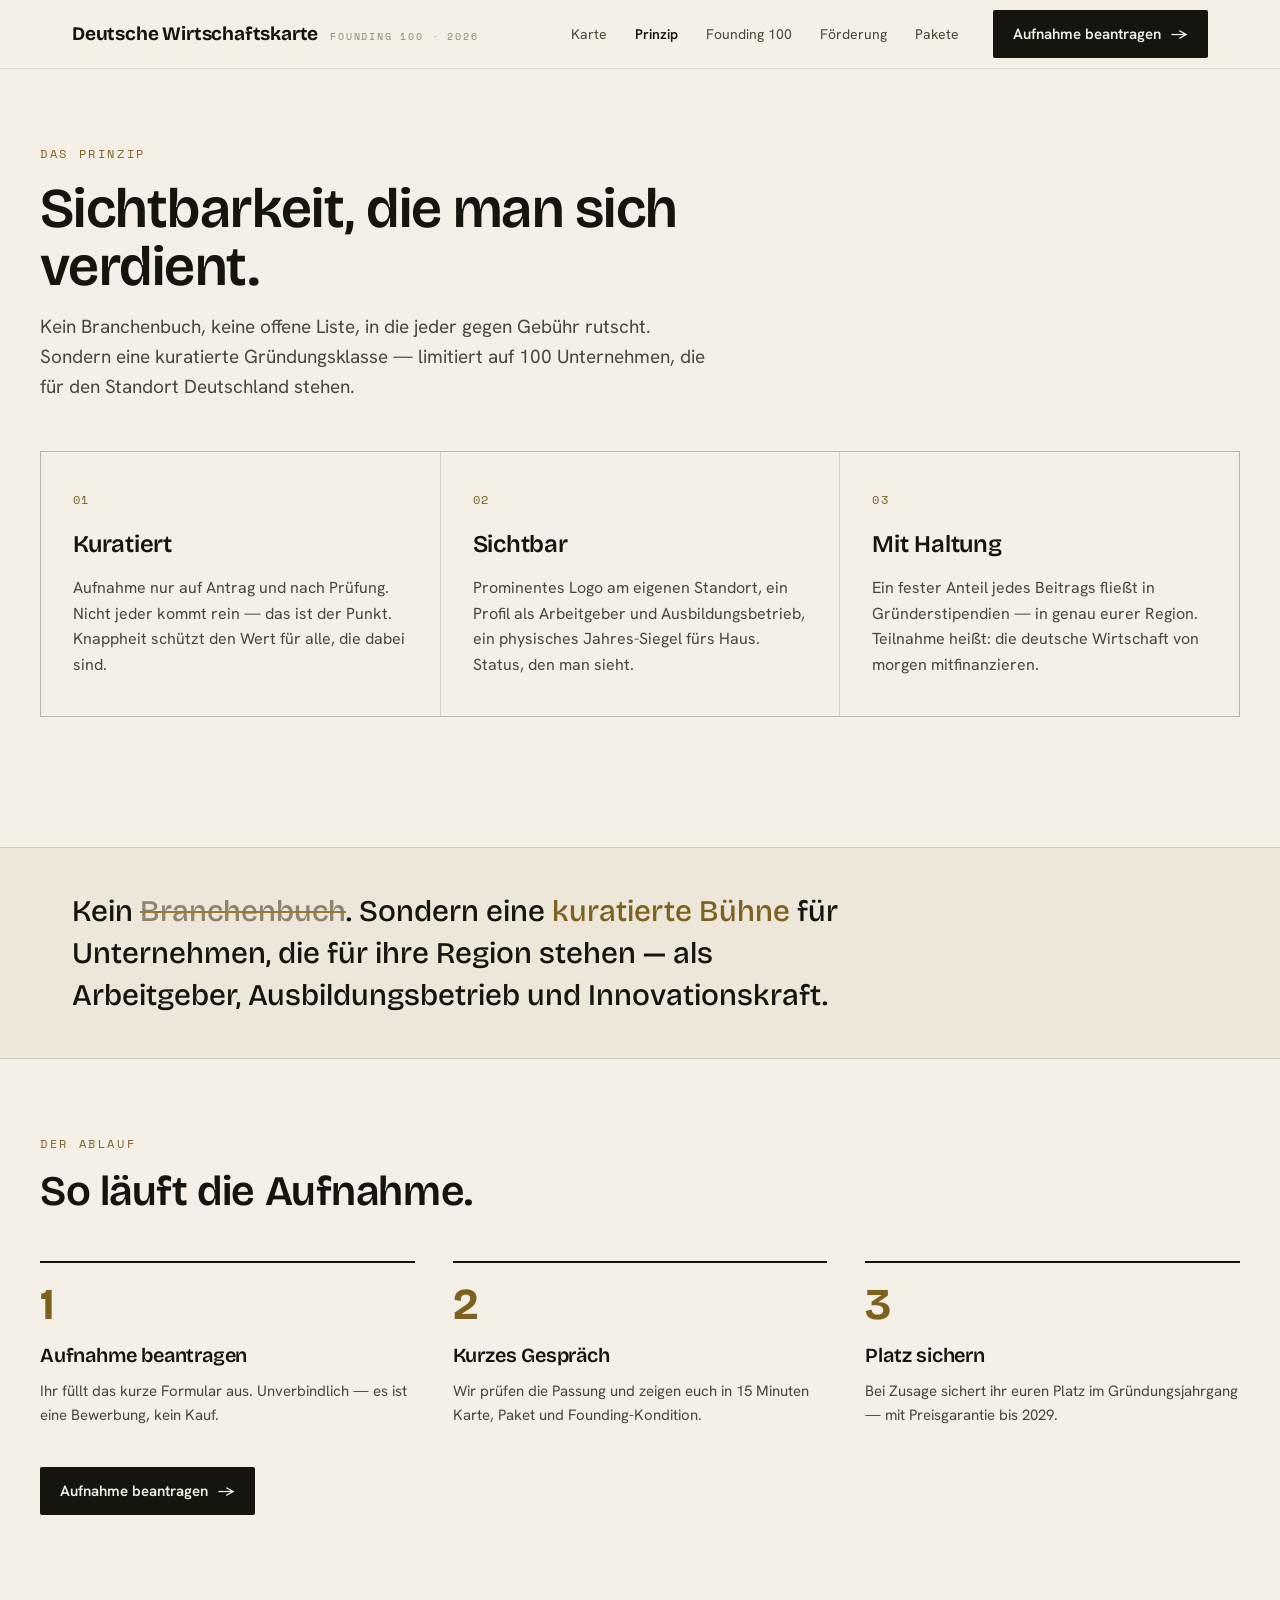
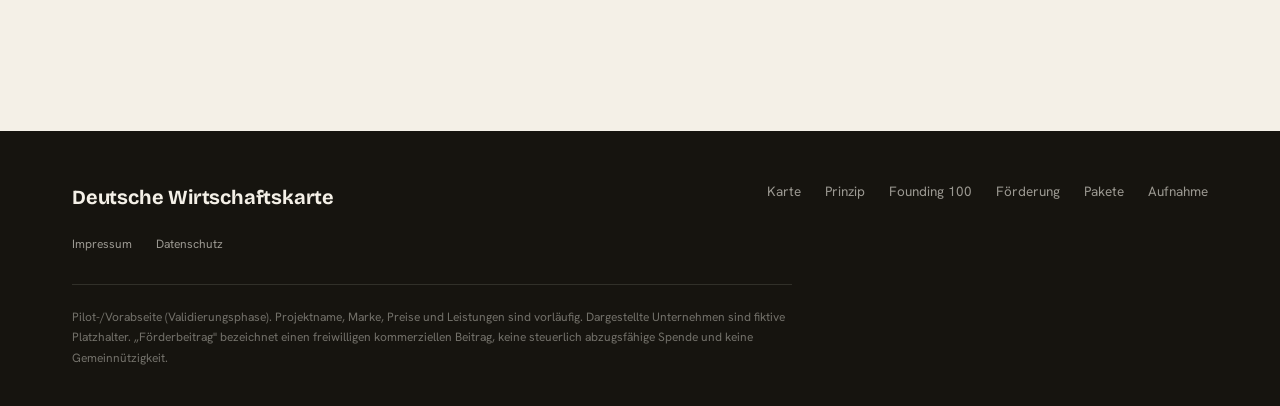
<file: prinzip.html>
<!DOCTYPE html>
<html lang="de">
<head>
<meta charset="UTF-8">
<meta name="viewport" content="width=device-width, initial-scale=1.0">
<title>Prinzip — Deutsche Wirtschaftskarte</title>
<link rel="preconnect" href="https://fonts.googleapis.com">
<link rel="preconnect" href="https://fonts.gstatic.com" crossorigin>
<link rel="stylesheet" href="https://fonts.googleapis.com/css2?family=Bricolage+Grotesque:opsz,wght@12..96,500;12..96,600;12..96,700&family=Hanken+Grotesk:wght@400;500;600;700&family=Space+Mono:wght@400;700&display=swap" media="print" onload="this.media='all'">
<noscript><link rel="stylesheet" href="https://fonts.googleapis.com/css2?family=Bricolage+Grotesque:opsz,wght@12..96,500;12..96,600;12..96,700&family=Hanken+Grotesk:wght@400;500;600;700&family=Space+Mono:wght@400;700&display=swap"></noscript>
<link rel="stylesheet" href="styles.css">
</head>
<body>
<header>
  <div class="wrap nav">
    <a class="brand" href="index.html">Deutsche&nbsp;Wirtschaftskarte <span class="tag">Founding&nbsp;100 · 2026</span></a>
    <nav class="nav-cta">
      <div class="tabs">
        <a href="index.html">Karte</a>
        <a href="prinzip.html" class="active">Prinzip</a>
        <a href="founding.html">Founding 100</a>
        <a href="foerderung.html">Förderung</a>
        <a href="pakete.html">Pakete</a>
      </div>
      <a href="aufnahme.html" class="btn btn-primary">Aufnahme beantragen <span class="arrow">→</span></a>
    </nav>
  </div>
</header>

<main>
  <div class="wrap page">
    <div class="page-head">
      <span class="eyebrow">Das Prinzip</span>
      <h1>Sichtbarkeit, die man sich verdient.</h1>
      <p>Kein Branchenbuch, keine offene Liste, in die jeder gegen Gebühr rutscht. Sondern eine kuratierte Gründungsklasse — limitiert auf 100 Unternehmen, die für den Standort Deutschland stehen.</p>
    </div>

    <div class="cols">
      <div class="col">
        <div class="idx">01</div>
        <h3>Kuratiert</h3>
        <p>Aufnahme nur auf Antrag und nach Prüfung. Nicht jeder kommt rein — das ist der Punkt. Knappheit schützt den Wert für alle, die dabei sind.</p>
      </div>
      <div class="col">
        <div class="idx">02</div>
        <h3>Sichtbar</h3>
        <p>Prominentes Logo am eigenen Standort, ein Profil als Arbeitgeber und Ausbildungsbetrieb, ein physisches Jahres-Siegel fürs Haus. Status, den man sieht.</p>
      </div>
      <div class="col">
        <div class="idx">03</div>
        <h3>Mit Haltung</h3>
        <p>Ein fester Anteil jedes Beitrags fließt in Gründerstipendien — in genau eurer Region. Teilnahme heißt: die deutsche Wirtschaft von morgen mitfinanzieren.</p>
      </div>
    </div>
  </div>

  <div class="manifest">
    <div class="wrap">
      <p>Kein <span class="strike">Branchenbuch</span>. Sondern eine <em>kuratierte Bühne</em> für Unternehmen, die für ihre Region stehen — als Arbeitgeber, Ausbildungsbetrieb und Innovationskraft.</p>
    </div>
  </div>

  <div class="wrap page" style="padding-top:30px">
    <div class="page-head">
      <span class="eyebrow">Der Ablauf</span>
      <h1 style="font-size:clamp(28px,4vw,42px)">So läuft die Aufnahme.</h1>
    </div>
    <div class="steps">
      <div class="step"><div class="n">1</div><h3>Aufnahme beantragen</h3><p>Ihr füllt das kurze Formular aus. Unverbindlich — es ist eine Bewerbung, kein Kauf.</p></div>
      <div class="step"><div class="n">2</div><h3>Kurzes Gespräch</h3><p>Wir prüfen die Passung und zeigen euch in 15 Minuten Karte, Paket und Founding-Kondition.</p></div>
      <div class="step"><div class="n">3</div><h3>Platz sichern</h3><p>Bei Zusage sichert ihr euren Platz im Gründungsjahrgang — mit Preisgarantie bis 2029.</p></div>
    </div>
    <div style="margin-top:40px"><a href="aufnahme.html" class="btn btn-primary">Aufnahme beantragen <span class="arrow">→</span></a></div>
  </div>
</main>

<footer>
  <div class="wrap">
    <div class="ft">
      <div class="brand serif" style="font-size:20px;font-weight:700">Deutsche Wirtschaftskarte</div>
      <div class="links">
        <a href="index.html">Karte</a><a href="prinzip.html">Prinzip</a><a href="founding.html">Founding 100</a><a href="foerderung.html">Förderung</a><a href="pakete.html">Pakete</a><a href="aufnahme.html">Aufnahme</a>
      </div>
    </div>
    <div class="links" style="margin-top:22px;font-size:12px"><a href="impressum.html">Impressum</a><a href="datenschutz.html">Datenschutz</a></div>
    <p class="disclaimer">Pilot-/Vorabseite (Validierungsphase). Projektname, Marke, Preise und Leistungen sind vorläufig. Dargestellte Unternehmen sind fiktive Platzhalter. „Förderbeitrag" bezeichnet einen freiwilligen kommerziellen Beitrag, keine steuerlich abzugsfähige Spende und keine Gemeinnützigkeit.</p>
  </div>
</footer>
</body>
</html>
</file>
<file: styles.css>
/* ============ Deutsche Wirtschaftskarte — gemeinsame Styles ============ */
:root{
  --paper:#F4F0E7; --paper-2:#EDE7DA; --paper-3:#E2D6BD;
  --ink:#16140F; --ink-soft:#4A4639; --ink-faint:#8C846F;
  --gold:#9A7B36; --gold-deep:#7C611F; --gold-soft:#C7A85B;
  --line:rgba(22,20,15,0.14); --line-soft:rgba(22,20,15,0.08);
  --maxw:1200px;
  --t-big:#7C611F; --t-premium:#9A7B36; --t-business:#6E6650; --t-starter:#A9A08A;
}
*{box-sizing:border-box;margin:0;padding:0}
html{scroll-behavior:smooth}
body{background:var(--paper);color:var(--ink);font-family:'Hanken Grotesk',system-ui,sans-serif;font-size:17px;line-height:1.6;-webkit-font-smoothing:antialiased}
h1,h2,h3,.serif{font-family:'Bricolage Grotesque',sans-serif;font-weight:600;letter-spacing:-0.01em}
.mono{font-family:'Space Mono',monospace}
a{color:inherit;text-decoration:none}
.wrap{max-width:var(--maxw);margin:0 auto;padding:0 32px;position:relative}
.eyebrow{font-family:'Space Mono',monospace;font-size:12px;letter-spacing:0.22em;text-transform:uppercase;color:var(--gold-deep)}

/* ---------- header / tabs ---------- */
header{position:sticky;top:0;z-index:50;backdrop-filter:saturate(140%) blur(8px);background:rgba(244,240,231,0.85);border-bottom:1px solid var(--line-soft)}
.nav{display:flex;align-items:center;justify-content:space-between;height:68px}
.brand{display:flex;align-items:baseline;gap:12px;font-family:'Bricolage Grotesque',sans-serif;font-weight:700;font-size:19px;letter-spacing:-0.01em}
.brand .tag{font-family:'Space Mono',monospace;font-size:10px;letter-spacing:0.18em;color:var(--ink-faint);text-transform:uppercase;font-weight:400}
.nav-cta{display:flex;align-items:center;gap:8px}
.tabs{display:flex;gap:4px;margin-right:14px}
.tabs a{font-size:14px;color:var(--ink-soft);padding:8px 12px;border-radius:3px;transition:.15s}
.tabs a:hover{color:var(--gold-deep);background:rgba(124,97,31,0.07)}
.tabs a.active{color:var(--ink);font-weight:600}
@media(max-width:780px){.tabs{display:none}}
.btn{display:inline-flex;align-items:center;gap:10px;cursor:pointer;font-weight:600;font-size:15px;border:none;font-family:inherit;padding:12px 20px;border-radius:2px;transition:.18s}
.btn-primary{background:var(--ink);color:var(--paper)}
.btn-primary:hover{background:var(--gold-deep)}
.btn-ghost{background:transparent;color:var(--ink);border:1px solid var(--line);padding:11px 19px}
.btn-ghost:hover{border-color:var(--gold-deep);color:var(--gold-deep)}
.btn .arrow{transition:transform .18s}
.btn:hover .arrow{transform:translateX(3px)}

/* ---------- HOME: title + map fills viewport ---------- */
.home{height:calc(100vh - 68px);display:flex;flex-direction:column;overflow:hidden}
.home-head{padding:26px 0 18px;max-height:340px;overflow:hidden;transition:max-height .5s ease,opacity .35s ease,padding .45s ease,transform .45s ease}
.home.zoomed .home-head{max-height:0;opacity:0;padding-top:0;padding-bottom:0;transform:translateY(-14px);pointer-events:none}
.home-head .eyebrow{display:block;margin-bottom:10px}
.home-head h1{font-size:clamp(32px,5vw,60px);line-height:0.98;font-weight:600;letter-spacing:-0.025em}
.home-head h1 em{font-style:normal;font-weight:700;color:var(--gold-deep)}
.home-head .row{display:flex;justify-content:space-between;align-items:flex-end;gap:24px;flex-wrap:wrap;margin-top:10px}
.home-head .lede{color:var(--ink-soft);font-size:17px;max-width:34em}
.home-head .cta-row{display:flex;gap:10px;align-items:center}

/* ---------- MAP ---------- */
.map-wrap{position:relative;flex:1;min-height:380px;border-top:1px solid var(--line);background:
  radial-gradient(120% 120% at 50% 0%, rgba(255,255,255,0.5), transparent 55%),
  radial-gradient(80% 80% at 70% 100%, rgba(124,97,31,0.05), transparent 60%)}
#map{width:100%;height:100%;display:block;cursor:grab}
#map.grabbing{cursor:grabbing}
.state{fill:#E4D9C0;stroke:rgba(124,97,31,0.32);stroke-width:0.8;vector-effect:non-scaling-stroke;transition:fill .22s ease,stroke-width .14s,filter .22s}
.state:hover{fill:#F1EAD7;stroke:var(--gold-deep);stroke-width:2.6;filter:brightness(1.02)}
.state.sel{fill:#EEE6D0}
.state-shadow{fill:rgba(22,20,15,0.22);stroke:none;pointer-events:none}
.state-label{font-family:'Space Mono',monospace;fill:var(--ink-faint);text-anchor:middle;pointer-events:none;letter-spacing:0.04em;font-size:11px;opacity:0;transition:opacity .2s}
.state-label.show{opacity:.7}

.mk{pointer-events:auto;cursor:pointer;opacity:0;transition:opacity .45s cubic-bezier(.2,.7,.2,1)}
.mk.on{opacity:1}
.mk-halo{fill:var(--gold);opacity:0;transform-box:fill-box;transform-origin:center}
.mk.t-big .mk-halo{opacity:.18;animation:pulse 3.4s ease-in-out infinite}
.mk.t-premium .mk-halo{fill:var(--t-premium)}
.mk:hover .mk-halo{opacity:.28;animation:pulse 2s ease-in-out infinite}
.mk-ring{fill:var(--paper);stroke-width:2.5;vector-effect:non-scaling-stroke;filter:drop-shadow(0 1.5px 2.5px rgba(22,20,15,0.22));transition:stroke-width .15s}
.mk:hover .mk-ring{stroke-width:4}
.mk:hover .mk-nm{opacity:1}
.mk.t-big .mk-ring{stroke:var(--t-big);stroke-width:3.5;vector-effect:non-scaling-stroke}
.mk.t-premium .mk-ring{stroke:var(--t-premium)}
.mk.t-business .mk-ring{stroke:var(--t-business)}
.mk.t-starter .mk-ring{stroke:var(--t-starter)}
.mk-mono{font-family:'Bricolage Grotesque',sans-serif;font-weight:700;text-anchor:middle;dominant-baseline:central;fill:var(--ink);pointer-events:none}
.mk-nm{font-family:'Hanken Grotesk',sans-serif;font-weight:600;text-anchor:middle;fill:var(--ink);paint-order:stroke;stroke:var(--paper);stroke-width:3px;stroke-linejoin:round;pointer-events:none;opacity:0;transition:opacity .25s}
.mk-nm.show{opacity:1}
@keyframes pulse{0%,100%{transform:scale(1);opacity:.16}50%{transform:scale(2.3);opacity:0}}

/* Ortsnamen-Ebene (erscheinen gestaffelt beim Zoomen, wie Google Maps) */
.city{pointer-events:none;opacity:0;transition:opacity .3s ease}
.city.on{opacity:1}
.city-dot{fill:var(--ink-soft);opacity:.5}
.city-nm{font-family:'Hanken Grotesk',sans-serif;font-size:11px;font-weight:500;fill:var(--ink-soft);paint-order:stroke;stroke:var(--paper);stroke-width:3px;stroke-linejoin:round}
.city.r1 .city-nm{font-weight:700;font-size:12.5px;fill:var(--ink)}
.city.r2 .city-nm{font-weight:600;font-size:11.5px}

.map-hint{position:absolute;bottom:16px;left:50%;transform:translateX(-50%);font-family:'Space Mono',monospace;font-size:11px;letter-spacing:0.04em;color:var(--ink-faint);background:rgba(244,240,231,0.7);padding:6px 12px;border:1px solid var(--line-soft);border-radius:20px;pointer-events:none;white-space:nowrap}

/* GMaps-artiges Suchfeld */
.map-search{position:absolute;top:16px;left:18px;z-index:15;display:flex;align-items:center;gap:9px;background:rgba(244,240,231,0.97);border:1px solid var(--line);border-radius:10px;box-shadow:0 2px 10px rgba(22,20,15,0.16);padding:0 12px;height:44px;width:320px;max-width:62vw}
.map-search .ic{width:17px;height:17px;flex-shrink:0;opacity:.45}
.map-search input{border:none;background:transparent;outline:none;font-family:inherit;font-size:15px;color:var(--ink);width:100%;height:100%}
.map-search input::placeholder{color:var(--ink-faint)}

/* GMaps-artige Info-Sprechblase */
.map-popup{position:absolute;z-index:20;min-width:210px;max-width:260px;background:var(--paper);border:1px solid var(--line);border-radius:11px;box-shadow:0 10px 30px rgba(22,20,15,0.24);padding:15px 16px 14px;transform:translate(-50%,calc(-100% - 17px));opacity:0;pointer-events:none;transition:opacity .16s ease}
.map-popup.show{opacity:1;pointer-events:auto}
.map-popup::after{content:"";position:absolute;left:50%;bottom:-7px;transform:translateX(-50%) rotate(45deg);width:13px;height:13px;background:var(--paper);border-right:1px solid var(--line);border-bottom:1px solid var(--line)}
.map-popup .pp-tier{font-family:'Space Mono',monospace;font-size:10px;letter-spacing:.1em;text-transform:uppercase;color:var(--gold-deep)}
.map-popup .pp-name{font-family:'Bricolage Grotesque',sans-serif;font-weight:700;font-size:18px;line-height:1.15;margin:5px 0 3px}
.map-popup .pp-city{font-size:13px;color:var(--ink-faint);margin-bottom:13px}
.map-popup .pp-cta{display:inline-flex;align-items:center;gap:6px;font-size:13px;font-weight:600;color:var(--gold-deep)}
.map-popup .pp-cta:hover{text-decoration:underline}
.map-popup .pp-close{position:absolute;top:7px;right:11px;cursor:pointer;color:var(--ink-faint);font-size:17px;line-height:1;font-family:system-ui}
.map-popup .pp-close:hover{color:var(--ink)}
.map-legend2{position:absolute;bottom:16px;left:18px;display:flex;flex-direction:column;gap:6px;font-size:12px;color:var(--ink-soft);background:rgba(244,240,231,0.78);padding:12px 14px;border:1px solid var(--line-soft);border-radius:4px}
.map-legend2 b{font-family:'Space Mono',monospace;font-size:10px;letter-spacing:0.1em;text-transform:uppercase;color:var(--ink-faint);font-weight:400;margin-bottom:2px}
.map-legend2 span{display:flex;align-items:center;gap:8px}
.map-legend2 i{width:11px;height:11px;border-radius:50%;background:var(--paper);border:2.5px solid var(--ink-faint);flex-shrink:0}
.lg-big i{border-color:var(--t-big);border-width:3px}
.lg-premium i{border-color:var(--t-premium)}
.lg-business i{border-color:var(--t-business)}
.lg-starter i{border-color:var(--t-starter)}
.map-ctrl{position:absolute;bottom:18px;right:18px;display:flex;flex-direction:column;align-items:center;gap:8px}
.map-ctrl .grp{display:flex;flex-direction:column;background:rgba(244,240,231,0.97);border:1px solid var(--line);border-radius:10px;box-shadow:0 2px 10px rgba(22,20,15,0.18);overflow:hidden}
.map-ctrl button{width:42px;height:42px;border:none;background:transparent;color:var(--ink);font-size:21px;font-family:'Space Mono',monospace;cursor:pointer;transition:.15s;line-height:1}
.map-ctrl button:hover{background:rgba(124,97,31,0.1);color:var(--gold-deep)}
.map-ctrl .grp button+button{border-top:1px solid var(--line)}
.map-ctrl .reset{border:1px solid var(--line);border-radius:10px;background:rgba(244,240,231,0.97);box-shadow:0 2px 10px rgba(22,20,15,0.18);font-size:16px}

/* ---------- generic content pages ---------- */
.page{padding:70px 0 90px;min-height:calc(100vh - 68px - 200px)}
.page-head{max-width:40em;margin-bottom:48px}
.page-head h1{font-size:clamp(34px,5vw,56px);line-height:1.03;margin:14px 0 16px}
.page-head p{color:var(--ink-soft);font-size:19px}
.prose{max-width:46em}
.prose p{margin-bottom:18px;color:var(--ink-soft)}
.prose h2{font-size:28px;margin:40px 0 14px}

.cols{display:grid;grid-template-columns:repeat(3,1fr);gap:1px;background:var(--line);border:1px solid var(--line)}
@media(max-width:820px){.cols{grid-template-columns:1fr}}
.col{background:var(--paper);padding:38px 32px}
.col .idx{font-family:'Space Mono',monospace;font-size:12px;color:var(--gold-deep);letter-spacing:0.1em}
.col h3{font-size:24px;margin:16px 0 12px;font-weight:600}
.col p{color:var(--ink-soft);font-size:16px}

/* founding */
.founding-grid{display:grid;grid-template-columns:1.2fr 0.8fr;gap:56px;align-items:start}
@media(max-width:900px){.founding-grid{grid-template-columns:1fr;gap:44px}}
.benefits{list-style:none;display:grid;gap:2px}
.benefits li{display:flex;gap:18px;padding:18px 0;border-bottom:1px solid var(--line);align-items:baseline}
.benefits .k{font-family:'Space Mono',monospace;color:var(--gold-deep);font-size:13px;min-width:30px}
.benefits .v{font-size:16.5px;color:var(--ink-soft)}
.benefits .v b{color:var(--ink);font-weight:600}
.seal-card{border:1px solid var(--line);padding:36px 30px;text-align:center;background:var(--paper-2)}
.seal{width:180px;height:180px;margin:0 auto 22px;position:relative}
.seal svg{width:100%;height:100%;animation:spin 60s linear infinite}
@keyframes spin{to{transform:rotate(360deg)}}
.seal .core{position:absolute;inset:0;display:flex;flex-direction:column;align-items:center;justify-content:center;font-family:'Bricolage Grotesque',sans-serif}
.seal .core .yr{font-size:36px;font-weight:700;color:var(--gold-deep);line-height:1}
.seal .core .t{font-size:10px;letter-spacing:0.18em;text-transform:uppercase;color:var(--ink-faint);font-family:'Space Mono',monospace;margin-top:6px}
.seal-card .pl{font-size:14px;color:var(--ink-soft);margin-top:4px}
.seal-card .lock{margin-top:20px;padding-top:18px;border-top:1px solid var(--line);font-size:14px}
.seal-card .lock b{color:var(--gold-deep)}
.wall{margin-top:50px;border-top:1px solid var(--line);padding-top:36px}
.wall .top{display:flex;justify-content:space-between;align-items:baseline;flex-wrap:wrap;gap:12px;margin-bottom:20px}
.wall .top .mono{color:var(--gold-deep);font-size:13px}
.slots{display:grid;grid-template-columns:repeat(10,1fr);gap:8px}
@media(max-width:760px){.slots{grid-template-columns:repeat(5,1fr)}}
.slot{aspect-ratio:1;border:1px solid var(--line);border-radius:2px;display:flex;align-items:center;justify-content:center;font-family:'Space Mono',monospace;font-size:10px;color:var(--ink-faint)}
.slot.taken{background:rgba(199,168,91,0.16);border-color:var(--gold);color:var(--gold-deep)}
.slot.taken::after{content:"✦"}
.slot.free::after{content:"frei"}

/* stipend */
.stipend-grid{display:grid;grid-template-columns:0.9fr 1.1fr;gap:56px;align-items:center}
@media(max-width:900px){.stipend-grid{grid-template-columns:1fr;gap:38px}}
.counter-box{border:1px solid var(--line);padding:42px 36px;background:var(--paper-2)}
.counter-box .amt{font-family:'Bricolage Grotesque',sans-serif;font-size:clamp(46px,7vw,72px);font-weight:700;line-height:1;color:var(--gold-deep)}
.counter-box .amt small{font-size:.4em;color:var(--ink-faint);font-weight:400}
.counter-box .sub{margin-top:12px;color:var(--ink-soft);font-size:15px;font-family:'Space Mono',monospace}
.counter-box .note{margin-top:22px;padding-top:18px;border-top:1px solid var(--line);font-size:13px;color:var(--ink-faint)}
.stipend ul{list-style:none;display:grid;gap:15px}
.stipend ul li{padding-left:26px;position:relative;color:var(--ink-soft)}
.stipend ul li::before{content:"→";position:absolute;left:0;color:var(--gold-deep);font-weight:700}
.stipend ul li b{color:var(--ink)}

/* packages */
.pkgs{display:grid;grid-template-columns:repeat(4,1fr);gap:1px;background:var(--line);border:1px solid var(--line)}
@media(max-width:900px){.pkgs{grid-template-columns:repeat(2,1fr)}}
@media(max-width:560px){.pkgs{grid-template-columns:1fr}}
.pkg{background:var(--paper);padding:32px 26px;display:flex;flex-direction:column}
.pkg.feat{background:var(--paper-2);position:relative}
.pkg.feat::before{content:"Empfohlen";position:absolute;top:-1px;right:-1px;background:var(--gold-deep);color:var(--paper);font-family:'Space Mono',monospace;font-size:10px;letter-spacing:0.12em;text-transform:uppercase;padding:5px 12px}
.pkg .nm{font-family:'Bricolage Grotesque',sans-serif;font-size:22px;font-weight:700}
.pkg .pr{font-family:'Space Mono',monospace;font-size:15px;color:var(--gold-deep);margin:10px 0 4px}
.pkg .pr small{color:var(--ink-faint)}
.pkg .who{font-size:13px;color:var(--ink-faint);min-height:42px;margin-bottom:16px;border-bottom:1px solid var(--line-soft);padding-bottom:14px}
.pkg ul{list-style:none;display:grid;gap:9px;font-size:14px;color:var(--ink-soft);flex:1}
.pkg ul li{padding-left:18px;position:relative}
.pkg ul li::before{content:"·";position:absolute;left:4px;color:var(--gold-deep);font-weight:700}

/* steps */
.steps{display:grid;grid-template-columns:repeat(3,1fr);gap:38px;margin-top:10px}
@media(max-width:820px){.steps{grid-template-columns:1fr;gap:26px}}
.step{border-top:2px solid var(--ink);padding-top:20px}
.step .n{font-family:'Bricolage Grotesque',sans-serif;font-size:44px;font-weight:700;color:var(--gold-deep);line-height:1}
.step h3{font-size:20px;margin:12px 0 8px;font-weight:600}
.step p{color:var(--ink-soft);font-size:15px}

/* faq */
.faq{border-top:1px solid var(--line);max-width:52em}
.faq details{border-bottom:1px solid var(--line)}
.faq summary{cursor:pointer;list-style:none;padding:22px 0;font-family:'Bricolage Grotesque',sans-serif;font-size:21px;font-weight:600;display:flex;justify-content:space-between;gap:20px;align-items:center}
.faq summary::-webkit-details-marker{display:none}
.faq summary .pm{font-family:'Space Mono',monospace;color:var(--gold-deep);transition:.2s;flex-shrink:0}
.faq details[open] summary .pm{transform:rotate(45deg)}
.faq .ans{padding:0 0 24px;color:var(--ink-soft);max-width:48em}

/* apply form */
.apply-grid{display:grid;grid-template-columns:1fr 1fr;gap:56px;align-items:start}
@media(max-width:900px){.apply-grid{grid-template-columns:1fr;gap:38px}}
form{display:grid;gap:16px}
.field{display:grid;gap:7px}
.field label{font-family:'Space Mono',monospace;font-size:11px;letter-spacing:0.12em;text-transform:uppercase;color:var(--ink-faint)}
.field input,.field select{font-family:inherit;font-size:16px;padding:14px 16px;border:1px solid var(--line);background:var(--paper);color:var(--ink);border-radius:2px;width:100%}
.field input:focus,.field select:focus{outline:none;border-color:var(--gold-deep)}
.row2{display:grid;grid-template-columns:1fr 1fr;gap:16px}
@media(max-width:560px){.row2{grid-template-columns:1fr}}
form .btn-primary{justify-content:center;margin-top:6px}
.form-note{font-size:12.5px;color:var(--ink-faint);text-align:center}
.success{display:none;border:1px solid var(--gold);background:rgba(199,168,91,0.1);padding:38px 32px;text-align:center}
.success.show{display:block}
.success h3{font-size:26px;margin-bottom:10px;color:var(--gold-deep)}
.success p{color:var(--ink-soft)}

/* footer */
footer{background:var(--ink);color:rgba(244,240,231,0.6);padding:50px 0 38px;font-size:13.5px}
footer .ft{display:flex;justify-content:space-between;gap:30px;flex-wrap:wrap;align-items:flex-start}
footer .brand{color:var(--paper)}
footer a:hover{color:var(--gold-soft)}
footer .links{display:flex;gap:24px;flex-wrap:wrap}
.disclaimer{margin-top:30px;padding-top:22px;border-top:1px solid rgba(244,240,231,0.12);font-size:12px;color:rgba(244,240,231,0.42);max-width:60em;line-height:1.7}

.manifest{border-top:1px solid var(--line);border-bottom:1px solid var(--line);background:var(--paper-2);margin:40px 0}
.manifest .wrap{padding:42px 32px}
.manifest p{font-family:'Bricolage Grotesque',sans-serif;font-size:clamp(22px,3vw,30px);line-height:1.4;font-weight:500;max-width:26em}
.manifest .strike{color:var(--ink-faint);text-decoration:line-through;text-decoration-color:var(--gold);text-decoration-thickness:2px}
.manifest em{font-style:normal;color:var(--gold-deep)}
</file>
